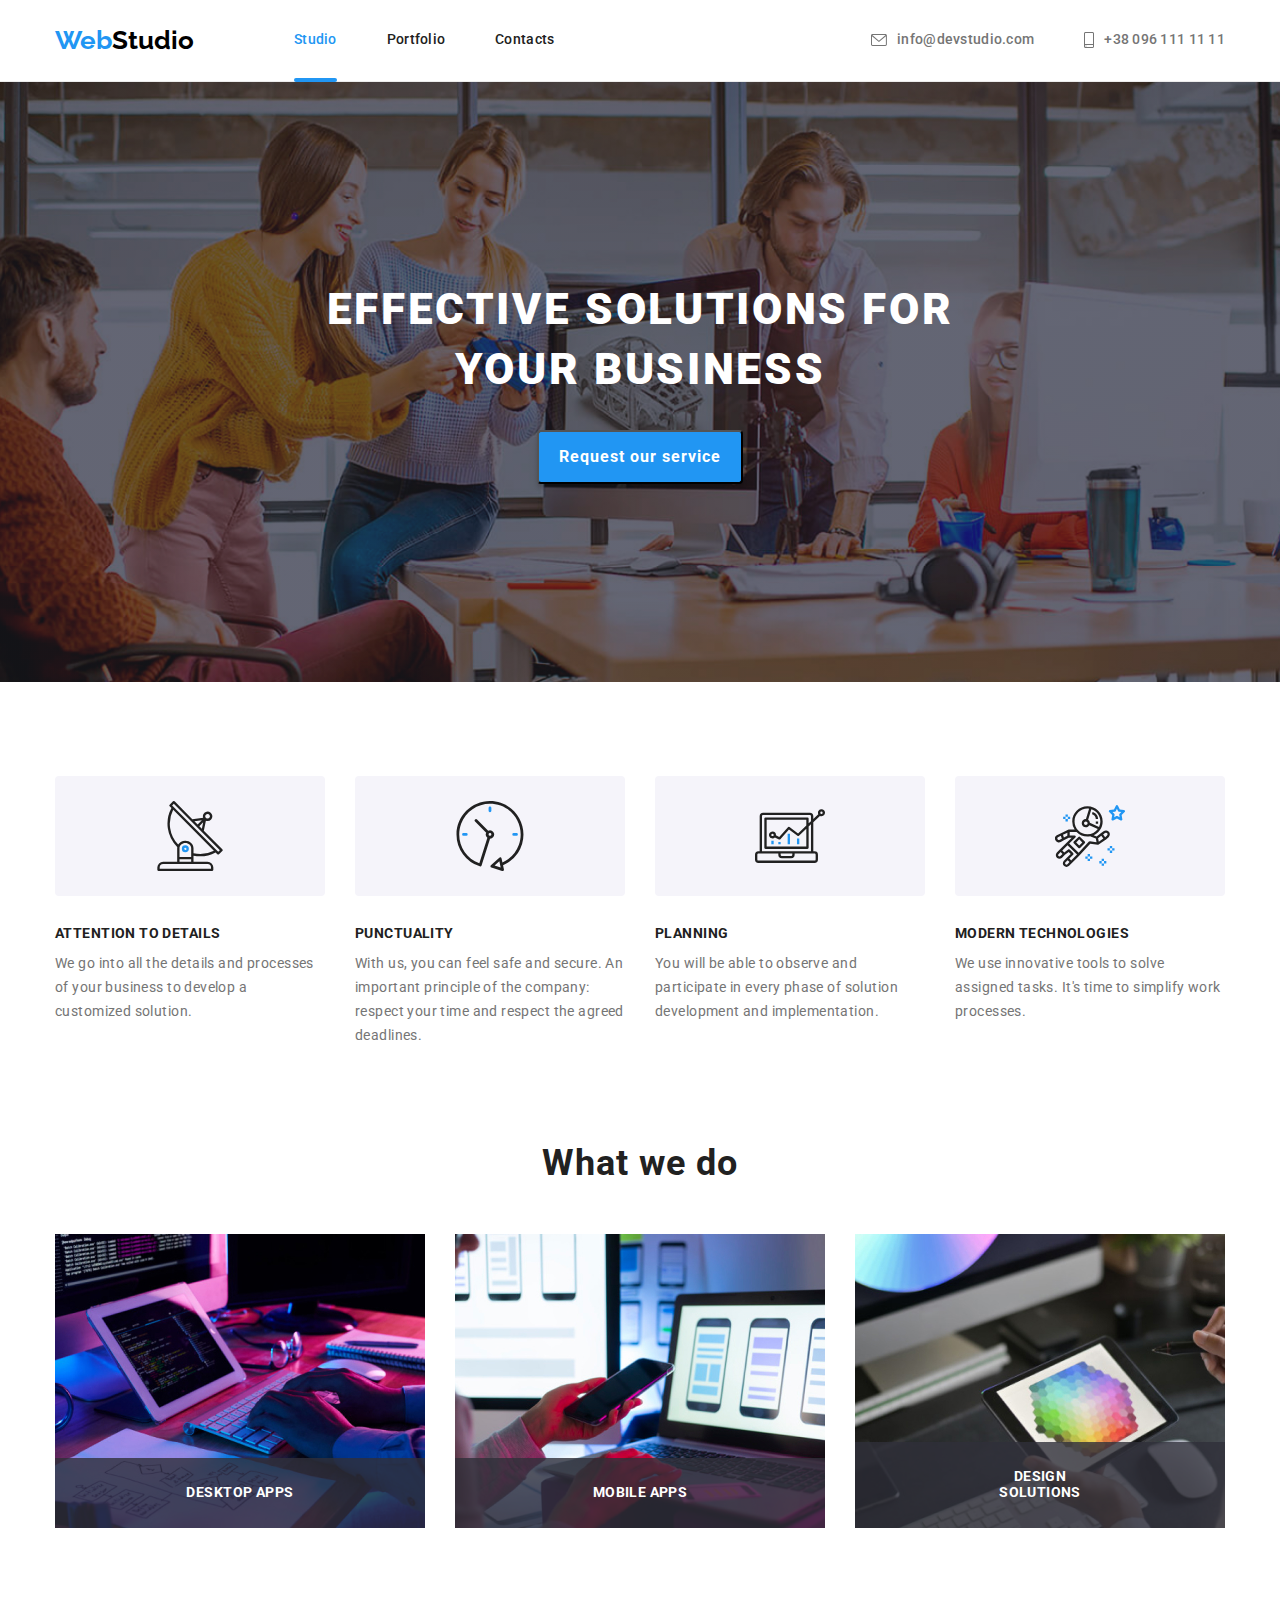
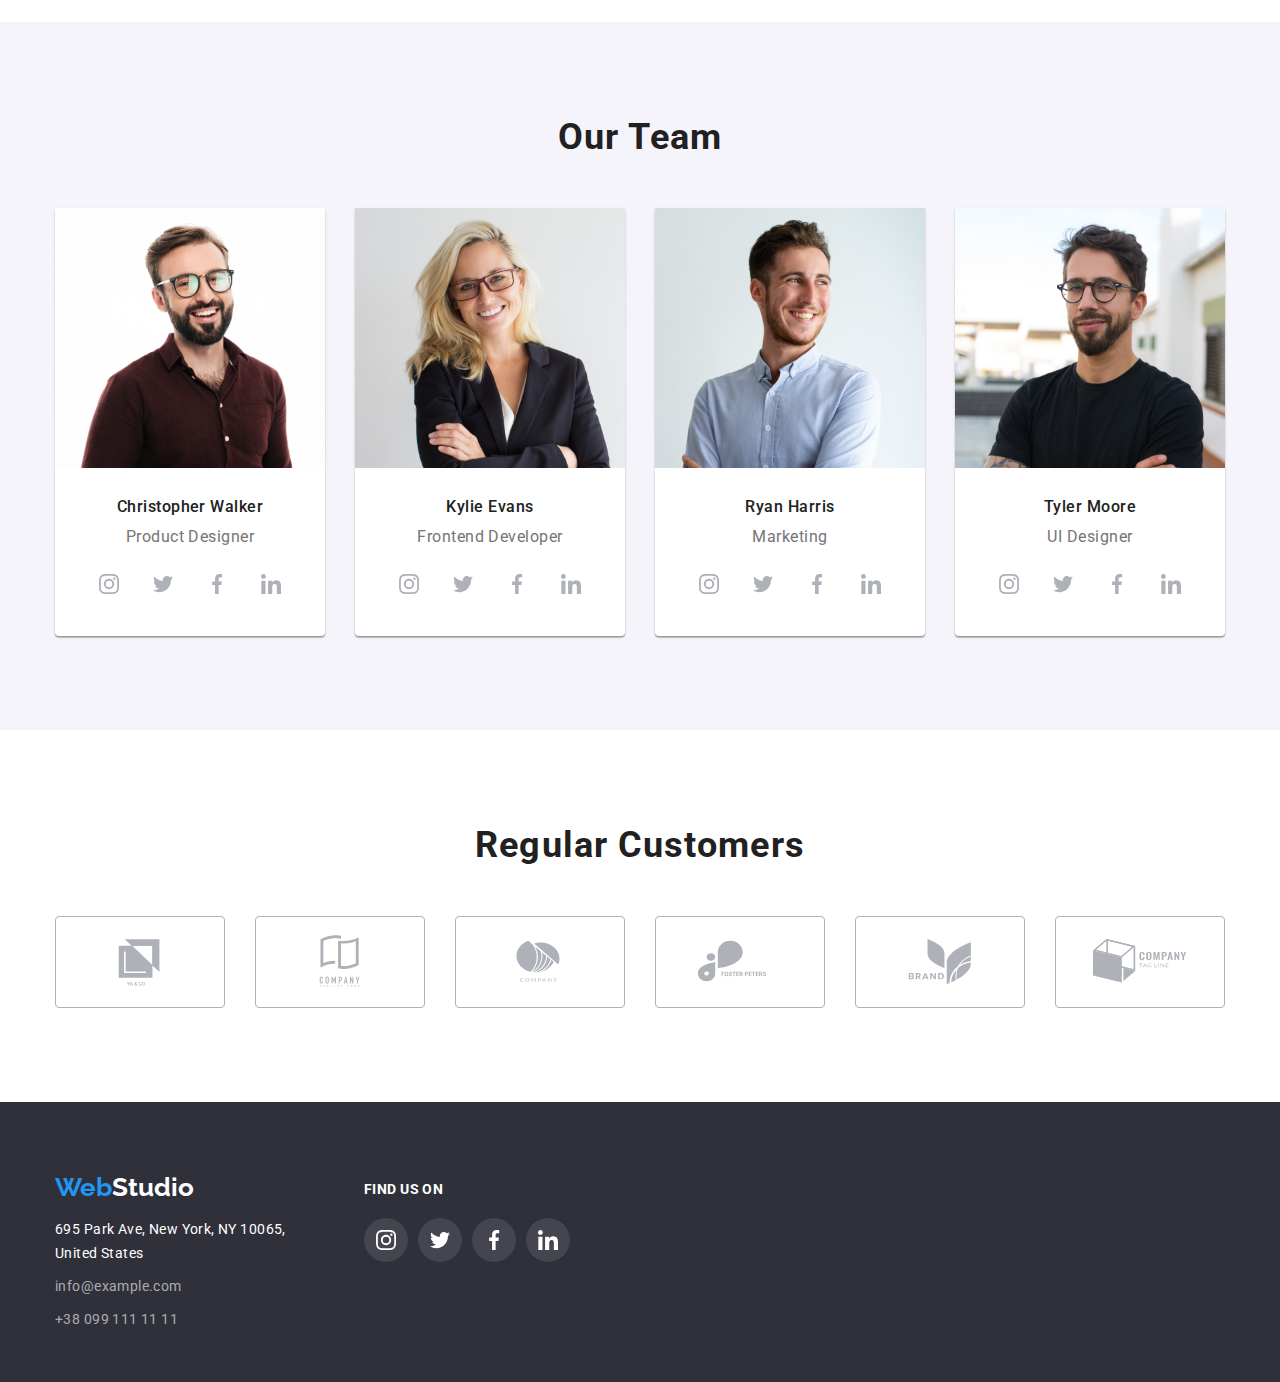
<file: index.html>
<!DOCTYPE html>
<html lang="en">
<head>
    <meta charset="UTF-8">
    <meta http-equiv="X-UA-Compatible" content="IE=edge">
    <meta name="viewport" content="width=device-width, initial-scale=1.0">
    <title>Studio by Ana</title>
    <link rel="preconnect" href="https://fonts.googleapis.com">
    <link rel="preconnect" href="https://fonts.gstatic.com" crossorigin>
    <link href="https://fonts.googleapis.com/css2?family=Raleway:wght@700&family=Roboto:wght@400;500;700;900&display=swap" rel="stylesheet">
    <link rel="stylesheet" href="https://cdnjs.cloudflare.com/ajax/libs/modern-normalize/1.0.0/modern-normalize.min.css"/>
    <link rel="stylesheet" href="./css/styles.css">
</head>
<body>

<!-- header -->
<header class="header">
    <div class="container top">
        <nav class="nav">
            <a href="./index.html" class="logo">
                Web<span class="color-black">Studio</span>
            </a>
    
            <ul class="menu-nav-list">
                <li><a href="./index.html" class="menu-nav current">Studio</a></li>
                <li><a href="./portfolio.html" class="menu-nav">Portfolio</a></li>
                <li><a href="" class="menu-nav">Contacts</a></li>
            </ul>
        </nav>
        <ul class="contact-info-list">
            <li><a href="mailto:info@devstudio.com" class="contact-info">
                <svg class="contact-icon" width="16" height="12">
                    <use href="./images/icons.svg#icon-envelope"></use>
                </svg>info@devstudio.com</a></li>
            <li><a href="tel:+380961111111" class="contact-info">
                <svg class="contact-icon phone" width="10" height="16">
                    <use href="./images/icons.svg#icon-smartphone"></use>
                </svg>+38 096 111 11 11</a></li>
        </ul>
    </div>
</header>

<main>
    <!-- banner -->
    <div class="banner">
        <section class="hero">
            <h1 class="main-title">EFFECTIVE SOLUTIONS FOR <br> YOUR BUSINESS</h1>
            <button type="button" class="banner-button" data-modal-open>Request our service</button>
        </section>
    </div>
    
    <!-- list -->
    <section class="advantages">
        <div class="container">
            <h2 class="advantages-hidden">Our Advantages</h2>
            <ul class="advantages-list">
                <li class="advantages-item">
                    <div class="icon-bg">
                        <svg class="advantages-icon" width="70" height="70">
                            <use href="./images/icons.svg#icon-antenna"></use>
                        </svg>
                    </div>
                    <h3 class="advantages-title">Attention to details</h3>
                    <p class="advantages-text">We go into all the details and processes of your business to develop a customized solution.</p>
                </li>
                <li class="advantages-item">
                    <div class="icon-bg">
                        <svg class="advantages-icon" width="70" height="70">
                            <use href="./images/icons.svg#icon-clock"></use>
                        </svg>
                    </div>
                    <h3 class="advantages-title">Punctuality</h3>
                    <p class="advantages-text">With us, you can feel safe and secure. An important principle of the company: respect your time and respect the agreed deadlines.</p>
                </li>
                <li class="advantages-item">
                    <div class="icon-bg">
                        <svg class="advantages-icon" width="70" height="70">
                            <use href="./images/icons.svg#icon-diagram"></use>
                        </svg>
                    </div>
                    <h3 class="advantages-title">Planning</h3>
                    <p class="advantages-text">You will be able to observe and participate in every phase of solution development and implementation.</p>
                </li>
                <li class="advantages-item">
                    <div class="icon-bg">
                        <svg class="advantages-icon" width="70" height="70">
                            <use href="./images/icons.svg#icon-astronaut"></use>
                        </svg>
                    </div>
                    <h3 class="advantages-title">Modern Technologies</h3>
                    <p class="advantages-text">We use innovative tools to solve assigned tasks. It's time to simplify work processes.</p>
                </li>
            </ul>
        </div>
    </section>
    
    <!-- examples -->
    <section class="examples">
        <div class="container">
            <h2 class="section-title">What we do</h2>
            <ul class="examples-list">
                <li class="example-item">
                    <img src="./images/img1.jpg" alt="изображение рабочего стола" width="370">
                    <p class="examples-overlay">DESKTOP APPS</p>
                </li>
                <li class="example-item">
                    <img src="./images/img2.jpg" alt="изображение ноутбука" width="370">
                    <p class="examples-overlay">Mobile APPS</p>
                </li>
                <li class="example-item">
                    <img src="./images/img3.jpg" alt="изображение айпада" width="370">
                    <p class="examples-overlay">DESIGN SOLUTIONS</p>
                </li>
            </ul>
        </div>
    </section>
    
    <!-- team -->
    <section class="team">
        <div class="container">
            <h2 class="section-title">Our Team</h2>
            <ul class="team-list">
                <li class="team-item">
                    <img src="./images/photo1.jpg" alt="фото Игоря" width="270">
                    <div class="team-info">
                        <h3 class="names">Christopher Walker</h3>
                        <p class="positions">Product Designer</p>
                        <ul class="position-socs">
                            <li class="socs-item"><a href="" class="socs-link">
                                <svg class="socs-icon" width="20" height="20">
                                    <use href="./images/icons.svg#icon-instagram"></use>
                                </svg>
                            </a></li>
                            <li class="socs-item"><a href="" class="socs-link">
                                <svg class="socs-icon" width="20" height="20">
                                    <use href="./images/icons.svg#icon-twitter"></use>
                                </svg>
                            </a></li>
                            <li class="socs-item"><a href="" class="socs-link">
                                <svg class="socs-icon" width="20" height="20">
                                    <use href="./images/icons.svg#icon-facebook"></use>
                                </svg>
                            </a></li>
                            <li class="socs-item"><a href="" class="socs-link">
                                <svg class="socs-icon" width="20" height="20">
                                    <use href="./images/icons.svg#icon-linkedin"></use>
                                </svg>
                            </a></li>
                        </ul>
                    </div>
                </li>
                <li class="team-item">
                    <img src="./images/photo2.jpg" alt="фото Ольги" width="270">
                    <div class="team-info">
                        <h3 class="names">Kylie Evans</h3>
                        <p class="positions">Frontend Developer</p>
                        <ul class="position-socs">
                            <li class="socs-item"><a href="" class="socs-link">
                                <svg class="socs-icon" width="20" height="20">
                                    <use href="./images/icons.svg#icon-instagram"></use>
                                </svg>
                            </a></li>
                            <li class="socs-item"><a href="" class="socs-link">
                                <svg class="socs-icon" width="20" height="20">
                                    <use href="./images/icons.svg#icon-twitter"></use>
                                </svg>
                            </a></li>
                            <li class="socs-item"><a href="" class="socs-link">
                                <svg class="socs-icon" width="20" height="20">
                                    <use href="./images/icons.svg#icon-facebook"></use>
                                </svg>
                            </a></li>
                            <li class="socs-item"><a href="" class="socs-link">
                                <svg class="socs-icon" width="20" height="20">
                                    <use href="./images/icons.svg#icon-linkedin"></use>
                                </svg>
                            </a></li>
                        </ul>
                    </div>
                </li>
                <li class="team-item">
                    <img src="./images/photo3.jpg" alt="фото Николая" width="270">
                    <div class="team-info">
                        <h3 class="names">Ryan Harris</h3>
                        <p class="positions">Marketing</p>
                        <ul class="position-socs">
                            <li class="socs-item"><a href="" class="socs-link">
                                <svg class="socs-icon" width="20" height="20">
                                    <use href="./images/icons.svg#icon-instagram"></use>
                                </svg>
                            </a></li>
                            <li class="socs-item"><a href="" class="socs-link">
                                <svg class="socs-icon" width="20" height="20">
                                    <use href="./images/icons.svg#icon-twitter"></use>
                                </svg>
                            </a></li>
                            <li class="socs-item"><a href="" class="socs-link">
                                <svg class="socs-icon" width="20" height="20">
                                    <use href="./images/icons.svg#icon-facebook"></use>
                                </svg>
                            </a></li>
                            <li class="socs-item"><a href="" class="socs-link">
                                <svg class="socs-icon" width="20" height="20">
                                    <use href="./images/icons.svg#icon-linkedin"></use>
                                </svg>
                            </a></li>
                        </ul>
                    </div>
                </li>
                <li class="team-item">
                    <img src="./images/photo4.jpg" alt="фото Михаила" width="270">
                    <div class="team-info">
                        <h3 class="names">Tyler Moore</h3>
                        <p class="positions">UI Designer</p>
                        <ul class="position-socs">
                            <li class="socs-item"><a href="" class="socs-link">
                                <svg class="socs-icon" width="20" height="20">
                                    <use href="./images/icons.svg#icon-instagram"></use>
                                </svg>
                            </a></li>
                            <li class="socs-item"><a href="" class="socs-link">
                                <svg class="socs-icon" width="20" height="20">
                                    <use href="./images/icons.svg#icon-twitter"></use>
                                </svg>
                            </a></li>
                            <li class="socs-item"><a href="" class="socs-link">
                                <svg class="socs-icon" width="20" height="20">
                                    <use href="./images/icons.svg#icon-facebook"></use>
                                </svg>
                            </a></li>
                            <li class="socs-item"><a href="" class="socs-link">
                                <svg class="socs-icon" width="20" height="20">
                                    <use href="./images/icons.svg#icon-linkedin"></use>
                                </svg>
                            </a></li>
                        </ul>
                    </div>
                </li>
            </ul>
        </div>
    </section>

    <!-- customers -->

    <section class="customers">
        <div class="container">
            <h2 class="section-title">Regular Customers</h2>
            <ul class="customers-list">
                <li class="company"><a href="" class="company-link">
                    <svg class="company-icon" width="106" height="60">
                    <use href="./images/icons.svg#icon-Logo1"></use>
                </svg></a></li>
                <li class="company"><a href="" class="company-link">
                    <svg class="company-icon" width="106" height="60">
                        <use href="./images/icons.svg#icon-Logo2"></use>
                    </svg>
                </a></li>
                <li class="company"><a href="" class="company-link">
                    <svg class="company-icon" width="106" height="60">
                        <use href="./images/icons.svg#icon-Logo3"></use>
                    </svg>
                </a></li>
                <li class="company"><a href="" class="company-link">
                    <svg class="company-icon" width="106" height="60">
                        <use href="./images/icons.svg#icon-Logo4"></use>
                    </svg>
                </a></li>
                <li class="company"><a href="" class="company-link">
                    <svg class="company-icon" width="106" height="60">
                        <use href="./images/icons.svg#icon-Logo5"></use>
                    </svg>
                </a></li>
                <li class="company"><a href="" class="company-link">
                    <svg class="company-icon" width="106" height="60">
                        <use href="./images/icons.svg#icon-Logo6"></use>
                    </svg>
                </a></li>
            </ul>
        </div>
    </section>
    </main>

<!-- footer -->
<footer class="footer-basement">
    <div class="container footer">
        <div>
            <a href="./index.html" class="logo footer">
                Web<span class="color-white">Studio</span>
            </a>
            
            <address class="address-bottom">
                <ul class="address-list">
                    <li class="address-item"><a href="" class="address white">695 Park Ave, New York, NY 10065,<br>United States</a></li>
                    <li class="address-item"><a href="mailto:info@example.com" class="address">info@example.com</a></li>
                    <li class="address-item"><a href="tel:+380991111111" class="address">+38 099 111 11 11</a></li>
                </ul>
            </address>
        </div>
        <div class="basement">
            <p class="basement-text">Find us on</p>
            <ul class="basement-socs">
                <li class="basement-item"><a href="" class="basement-link">
                    <svg class="basement-icon" width="20" height="20">
                        <use href="./images/icons.svg#icon-instagram"></use>
                    </svg>
                </a></li>
                <li class="basement-item"><a href="" class="basement-link">
                    <svg class="basement-icon" width="20" height="20">
                        <use href="./images/icons.svg#icon-twitter"></use>
                    </svg>
                </a></li>
                <li class="basement-item"><a href="" class="basement-link">
                    <svg class="basement-icon" width="20" height="20">
                        <use href="./images/icons.svg#icon-facebook"></use>
                    </svg>
                </a></li>
                <li class="basement-item"><a href="" class="basement-link">
                    <svg class="basement-icon" width="20" height="20">
                        <use href="./images/icons.svg#icon-linkedin"></use>
                    </svg>
                </a></li>
            </ul>
        </div>
    </div>
</footer>

<div class="backdrop is-hidden" data-modal>
    <div class="modal">
        <button type="button" class="button-modal" data-modal-close>
            <svg class="modal-icon" width="18" height="18">
                <use href="./images/icons.svg#icon-cross-close"></use>
            </svg>
        </button>
    </div>
</div>
<script src="./js/modal.js"></script>
</body>
</html>
</file>
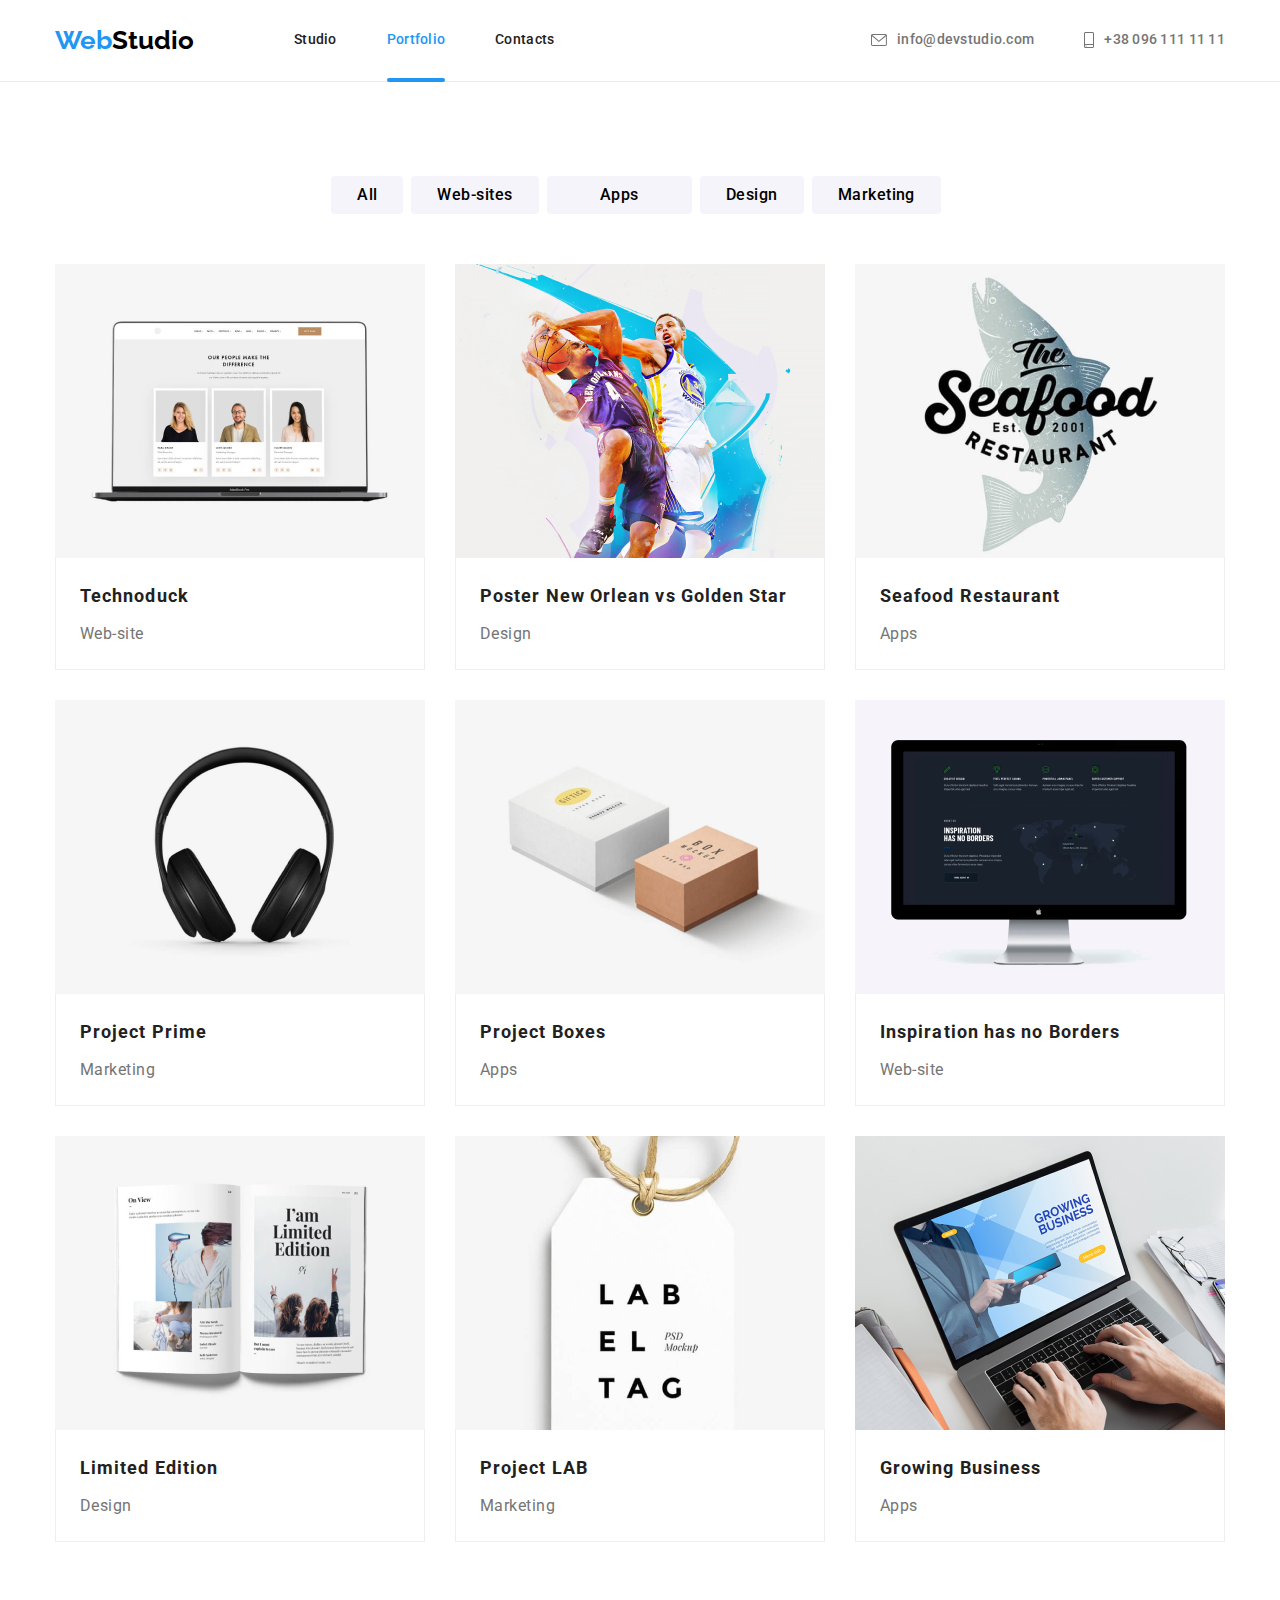
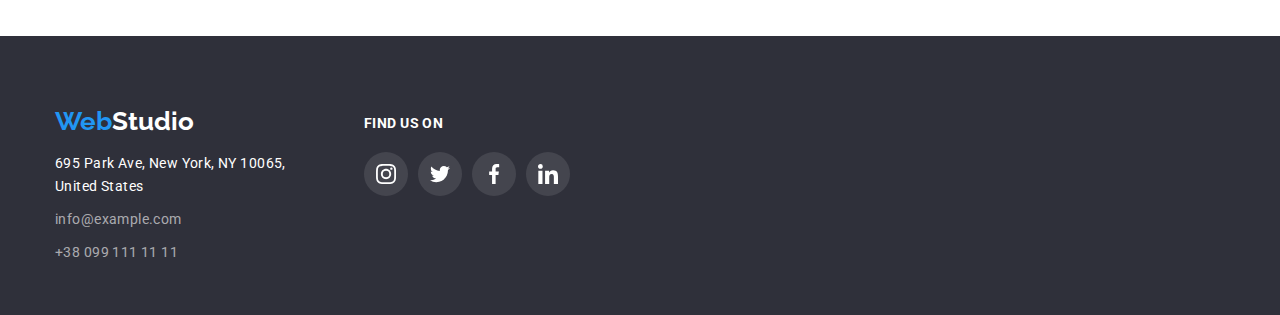
<file: portfolio.html>
<!DOCTYPE html>
<html lang="en">
<head>
    <meta charset="UTF-8">
    <meta http-equiv="X-UA-Compatible" content="IE=edge">
    <meta name="viewport" content="width=device-width, initial-scale=1.0">
    <title>Portfolio by Ana</title>
    <link rel="preconnect" href="https://fonts.googleapis.com">
    <link rel="preconnect" href="https://fonts.gstatic.com" crossorigin>
    <link href="https://fonts.googleapis.com/css2?family=Raleway:wght@700&family=Roboto:wght@400;500;700;900&display=swap" rel="stylesheet">
    <link rel="stylesheet" href="https://cdnjs.cloudflare.com/ajax/libs/modern-normalize/1.0.0/modern-normalize.min.css"/>
    <link rel="stylesheet" href="./css/styles.css">
</head>
<body>
<!-- header -->
<header class="header">
    <div class="container top">
        <nav class="nav">
            <a href="./index.html" class="logo">
                Web<span class="color-black">Studio</span>
            </a>
    
            <ul class="menu-nav-list">
                <li><a href="./index.html" class="menu-nav">Studio</a></li>
                <li><a href="./portfolio.html" class="menu-nav current">Portfolio</a></li>
                <li><a href="" class="menu-nav">Contacts</a></li>
            </ul>
        </nav>
        <ul class="contact-info-list">
            <li><a href="mailto:info@devstudio.com" class="contact-info">
                <svg class="contact-icon" width="16" height="12">
                    <use href="./images/icons.svg#icon-envelope"></use>
                </svg>info@devstudio.com</a></li>
            <li><a href="tel:+380961111111" class="contact-info">
                <svg class="contact-icon phone" width="10" height="16">
                    <use href="./images/icons.svg#icon-smartphone"></use>
                </svg>+38 096 111 11 11</a></li>
        </ul>
    </div>
</header>

<!-- main info of the page -->
<main class="portfolio-main">
    <section class="portfolio-section">
        <div class="container">
            <ul class="button-list">
                <li class="portfolio-button"><button type="button" class="button-color">All</button></li>
                <li class="portfolio-button"><button type="button" class="button-color">Web-sites</button></li>
                <li class="portfolio-button"><button type="button" class="button-color-big">Apps</button></li>
                <li class="portfolio-button"><button type="button" class="button-color">Design</button></li>
                <li class="portfolio-button"><button type="button" class="button-color">Marketing</button></li>
            </ul>

            <ul class="portfolio-list">
                <li class="portfolio-item">
                    <a href="" class="portfolio-project">
                        <div class="portfolio-wrap">
                            <img src="./images/image1.jpg" alt="Laptop" class="portfolio-image" width="370" height="294">
                            <p class="portfolio-text">Technoduck is a state-of-the-art coronavirus distribution platform. Companies use this platform for digital espionage and attacks on competitors' secure servers.</p>  
                        </div>
                        <div class="portfolio-border">
                            <h2 class="under-title">Technoduck</h2>
                            <p class="what-filter">Web-site</p>
                        </div>
                    </a>
                </li>
                <li class="portfolio-item">
                    <a href="" class="portfolio-project">
                        <div class="portfolio-wrap">
                            <img src="./images/image2.jpg" alt="Basketball Players" class="portfolio-image" width="370" height="294">
                            <p class="portfolio-text">Lorem ipsum dolor sit amet consectetur adipisicing elit. Sunt reiciendis corporis natus odio, in ratione ullam voluptates quibusdam sit quasi amet at vero eum reprehenderit repudiandae necessitatibus dolorem voluptas incidunt!</p>
                        </div>
                        <div class="portfolio-border">
                            <h2 class="under-title">Poster New Orlean vs Golden Star</h2>
                            <p class="what-filter">Design</p>
                        </div>
                    </a>
                </li>
                <li class="portfolio-item">
                    <a href="" class="portfolio-project">
                        <div class="portfolio-wrap">
                            <img src="./images/image3.jpg" alt="Restaurant Poster" class="portfolio-image" width="370" height="294">
                            <p class="portfolio-text">Lorem ipsum dolor sit amet consectetur adipisicing elit. Sunt reiciendis corporis natus odio, in ratione ullam voluptates quibusdam sit quasi amet at vero eum reprehenderit repudiandae necessitatibus dolorem voluptas incidunt!</p>
                        </div>
                        <div class="portfolio-border">
                            <h2 class="under-title">Seafood Restaurant </h2>
                            <p class="what-filter">Apps</p>
                        </div>
                    </a>
                </li>
                <li class="portfolio-item">
                    <a href="" class="portfolio-project">
                        <div class="portfolio-wrap">
                            <img src="./images/image4.jpg" alt="Headphones" class="portfolio-image" width="370" height="294">
                            <p class="portfolio-text">Lorem ipsum dolor sit amet consectetur adipisicing elit. Sunt reiciendis corporis natus odio, in ratione ullam voluptates quibusdam sit quasi amet at vero eum reprehenderit repudiandae necessitatibus dolorem voluptas incidunt!</p>
                        </div>
                        <div class="portfolio-border">
                            <h2 class="under-title">Project Prime</h2>
                            <p class="what-filter">Marketing</p>
                        </div>
                    </a>
                </li>
                <li class="portfolio-item">
                    <a href="" class="portfolio-project">
                        <div class="portfolio-wrap">
                            <img src="./images/image5.jpg" alt="Two Boxes" class="portfolio-image" width="370" height="294">
                            <p class="portfolio-text">Lorem ipsum dolor sit amet consectetur adipisicing elit. Sunt reiciendis corporis natus odio, in ratione ullam voluptates quibusdam sit quasi amet at vero eum reprehenderit repudiandae necessitatibus dolorem voluptas incidunt!</p>
                        </div>
                        <div class="portfolio-border">
                            <h2 class="under-title">Project Boxes</h2>
                            <p class="what-filter">Apps</p>
                        </div>
                    </a>
                </li>
                <li class="portfolio-item">
                    <a href="" class="portfolio-project">
                        <div class="portfolio-wrap">
                            <img src="./images/image6.jpg" alt="Desktop" class="portfolio-image" width="370" height="294">
                            <p class="portfolio-text">Lorem ipsum dolor sit amet consectetur adipisicing elit. Sunt reiciendis corporis natus odio, in ratione ullam voluptates quibusdam sit quasi amet at vero eum reprehenderit repudiandae necessitatibus dolorem voluptas incidunt!</p>
                        </div>
                        <div class="portfolio-border">
                            <h2 class="under-title">Inspiration has no Borders</h2>
                            <p class="what-filter">Web-site</p>
                        </div>
                    </a>
                </li>
                <li class="portfolio-item">
                    <a href="" class="portfolio-project">
                        <div class="portfolio-wrap">
                            <img src="./images/image7.jpg" alt="Magazine" class="portfolio-image" width="370" height="294">
                            <p class="portfolio-text">Lorem ipsum dolor sit amet consectetur adipisicing elit. Sunt reiciendis corporis natus odio, in ratione ullam voluptates quibusdam sit quasi amet at vero eum reprehenderit repudiandae necessitatibus dolorem voluptas incidunt!</p>
                        </div>
                        <div class="portfolio-border">
                            <h2 class="under-title">Limited Edition</h2>
                            <p class="what-filter">Design</p>
                        </div>
                    </a>
                </li>
                <li class="portfolio-item">
                    <a href="" class="portfolio-project">
                        <div class="portfolio-wrap">
                            <img src="./images/image8.jpg" alt="Label Tag" class="portfolio-image" width="370" height="294">
                            <p class="portfolio-text">Lorem ipsum dolor sit amet consectetur adipisicing elit. Sunt reiciendis corporis natus odio, in ratione ullam voluptates quibusdam sit quasi amet at vero eum reprehenderit repudiandae necessitatibus dolorem voluptas incidunt!</p>
                        </div>
                        <div class="portfolio-border">
                            <h2 class="under-title">Project LAB</h2>
                            <p class="what-filter">Marketing</p>
                        </div>
                    </a>
                </li>
                <li class="portfolio-item">
                    <a href="" class="portfolio-project">
                        <div class="portfolio-wrap">
                            <img src="./images/image9.jpg" alt="Person Woking on a Laptop" class="portfolio-image" width="370" height="294">
                            <p class="portfolio-text">Lorem ipsum dolor sit amet consectetur adipisicing elit. Sunt reiciendis corporis natus odio, in ratione ullam voluptates quibusdam sit quasi amet at vero eum reprehenderit repudiandae necessitatibus dolorem voluptas incidunt!</p>
                        </div>
                        <div class="portfolio-border">
                            <h2 class="under-title">Growing Business</h2>
                            <p class="what-filter">Apps</p>
                        </div>
                    </a>
                </li>
            </ul>
        </div>
    </section>
        
</main>

<!-- footer -->
<footer class="footer-basement">
    <div class="container footer">
        <div>
            <a href="./index.html" class="logo footer">
                Web<span class="color-white">Studio</span>
            </a>
            
            <address class="address-bottom">
                <ul class="address-list">
                    <li class="address-item"><a href="" class="address white">695 Park Ave, New York, NY 10065,<br>United States</a></li>
                    <li class="address-item"><a href="mailto:info@example.com" class="address">info@example.com</a></li>
                    <li class="address-item"><a href="tel:+380991111111" class="address">+38 099 111 11 11</a></li>
                </ul>
            </address>
        </div>
        <div class="basement">
            <p class="basement-text">Find us on</p>
            <ul class="basement-socs">
                <li class="basement-item"><a href="" class="basement-link">
                    <svg class="basement-icon" width="20" height="20">
                        <use href="./images/icons.svg#icon-instagram"></use>
                    </svg>
                </a></li>
                <li class="basement-item"><a href="" class="basement-link">
                    <svg class="basement-icon" width="20" height="20">
                        <use href="./images/icons.svg#icon-twitter"></use>
                    </svg>
                </a></li>
                <li class="basement-item"><a href="" class="basement-link">
                    <svg class="basement-icon" width="20" height="20">
                        <use href="./images/icons.svg#icon-facebook"></use>
                    </svg>
                </a></li>
                <li class="basement-item"><a href="" class="basement-link">
                    <svg class="basement-icon" width="20" height="20">
                        <use href="./images/icons.svg#icon-linkedin"></use>
                    </svg>
                </a></li>
            </ul>
        </div>
    </div>
</footer>
</body>
</html>
</file>
<file: css/styles.css>
body {
    font-family: "Roboto", "sans-serif";
    color: var(--text-color);
    margin: 0 auto;
}
:root {
    --main-color: #2196F3;
    --text-color: #212121;
    --black-color: #000000;
    --white-color: #ffffff;
    --icogrey-color: #757575;
    --time-duration: 250ms cubic-bezier(0.4, 0, 0.2, 1);
}
button {
    cursor: pointer;
    font-family: inherit;
}
ul {
    list-style: none;
    padding: 0%;
    margin: 0%;
}
a, a:hover, a:focus, a:active {
    text-decoration: none;
    color: inherit;
}
img {
    display: block;
    max-width: 100%;
    height: auto;
}
.container {
    width: 1200px;
    padding-right: 15px;
    padding-left: 15px;
    margin: 0 auto;
}

/* - - - - - - - - -HEADER STYLING- - - - - - - - - - - - - */
.nav, .menu-nav-list, .header, .contact-info-list {
    display: flex;
    flex-direction: row;
}
.logo {
    font-family: "Raleway";
    font-style: normal;
    font-weight: 700;
    font-size: 26px;
    line-height: 1.19;
    color: var(--main-color);
    
    padding: 25px 0px 25px;
    margin-right: 100px;

    display: inline-block;
    transition: color var(--time-duration) ;
}
.color-black {
    color: var(--black-color);
}
.color-white {
    color: var(--white-color);
}
.logo:hover {
    color: var(--text-color);
}
.menu-nav {
    font-style: normal;
    font-weight: 500;
    font-size: 14px;
    letter-spacing: 0.02em;
    line-height: 1.14;
    
    color: var(--text-color);

    padding: 32px 0px 32px;
    margin-right: 50px;
    display: inline-block;
    position: relative;

    transition: color var(--time-duration);
}
.menu-nav.current {
    color: var(--main-color);
}
.menu-nav.current::after {
    content: '';
    display: block;
    width: 100%;
    border-bottom: 4px var(--main-color) solid;
    border-radius: 2px; 

    position: absolute;
    bottom: -2px;
    margin: 0;
}
.menu-nav:hover, .contact-info:hover, .address:hover, .menu-nav:focus, .contact-info:focus, .address:focus {
    color: var(--main-color);
}

.contact-icon {
    margin-right: 10px;
}
.contact-info {
    display: flex;
    justify-content: center;
    align-items: center;
    padding: 32px 0px 32px;

    transition: color var(--time-duration);
}
.contact-link {
    fill: var(--icogrey-color);
}

.contact-icon {
    fill: var(--icogrey-color);
}

.contact-info:hover .contact-icon, .contact-info:focus .contact-icon {
    fill: var(--main-color);
}
.contact-info {
    font-style: normal;
    font-weight: 500;
    font-size: 14px; 
    letter-spacing: 0.02em;
    line-height: 1.14;

    color: var(--icogrey-color);   

    margin-right: 0px;
}
.contact-info:last-child {
    margin-left: 50px;
}

.header {
    background-color: var(--white-color);
    border-bottom: 1px solid #ECECEC;
}
.container.top {
    display: flex;
    justify-content: space-between;
}

/* - - - - - - - - -FOOTER STYLING- - - - - - - - - - - - - */
.address {
    font-style: normal;
    font-weight: 400;
    font-size: 14px;
    letter-spacing: 0.03em;
    line-height: 1.71;

    color: rgba(255, 255, 255, 0.6);

    transition: color var(--time-duration);
}
.logo.footer {
    padding-top: 10px;
    padding-bottom: 15px;
}
.container.footer {
    display: flex;
}
.address.white {
    color: var(--white-color);
}
.address.white:hover, .address.white:focus {
    color: var(--main-color);
}
.footer-basement {
    background-color: #2F303A;
    padding-top: 60px;
    padding-bottom: 50px;
}
.basement {
    margin-left: 70px;
}
.basement-text {
    font-style: normal;
    font-weight: 700;
    font-size: 14px;
    line-height: 1.14;
    letter-spacing: 0.03em;
    text-transform: uppercase;

    color: var(--white-color);

    margin: 0% auto;
    padding: 20px 0px 20px ; 
}
.address-item:not(:last-child) {
    margin-bottom: 9px;
}

.basement-item {
    margin-right: 10px;
}
.basement-socs {
    display: flex;
    justify-content: space-evenly;
}
.basement-link {
    display: flex;
    justify-content: center;
    align-items: center;
    width: 44px;
    height: 44px;
    background-color: rgba(255, 255, 255, 0.1);;
    border-radius: 50%;

    transition: background-color var(--time-duration);
}
.basement-icon {
    fill: var(--white-color);
    transition: fill var(--time-duration);
}

.basement-link:hover, .basement-link:focus {
    background-color: var(--main-color);
}
.basement-link:hover .basement-icon, .basement-link:focus .basement-icon {
    fill: var(--white-color);
}


/* - - - - - - - - -STUDIO STYLING- - - - - - - - - - - - - */
.banner {
    display: flex;
    justify-content: center;
    align-items: center;
    height: 600px;
    background-color: #000000;
    background-image: linear-gradient(rgba(47, 48, 58, 0.4), rgba(47, 48, 58, 0.4)), 
    url(../images/hero-bg.jpg);
    background-repeat: no-repeat;
    background-position: center;
    background-size: cover;
    max-width: 1600px;
    margin: 0 auto;
}

.main-title {
    text-align: center;
    font-style: normal;
    font-weight: 900;
    font-size: 44px;
    letter-spacing: 0.06em;
    line-height: 1.36;
    
    color: var(--white-color);

    margin: 0px 0px 30px;
}
.banner-button {
    font-style: normal;
    font-weight: 700;
    font-size: 16px;
    letter-spacing: 0.06em;
    line-height: 1.87;
    
    color: var(--white-color);
    background-color: var(--main-color);
    border-radius: 4px;
    box-shadow: 0px 4px 4px rgba(0, 0, 0, 0.15);

    display: block;
    margin: 0 auto;
    padding: 10px 20px;
    transition: color var(--time-duration), background-color var(--time-duration);
}
.banner-button:hover, .banner-button:focus {
    background-color: #F5F4FA;
    color: var(--text-color);
}
.advantages {
    background-color: var(--white-color);
}
.advantages, .team, .customers {
    padding-top: 94px;
    padding-bottom: 94px;
}
.advantages-hidden {
    position: absolute; 
    width: 1px; 
    height: 1px; 
    margin: -1px; 
    border: 0; 
    padding: 0; 
    white-space: nowrap; 
    clip-path: inset(100%); 
    clip: rect(0 0 0 0); 
    overflow: hidden; 
}
.advantages-title {
    font-style: normal;
    font-weight: 700;
    font-size: 14px;
    letter-spacing: 0.03em;
    line-height: 1.14;
    text-transform: uppercase;
    margin: 0%;
}
.advantages-item {
    width: 270px;
    margin-right: 30px;
}
.icon-bg {
    display: flex;
    justify-content: center;
    align-items: center;

    margin-bottom: 30px;

    width: 270px;
    height: 120px;
    border-radius: 4px;

    background-color: #F5F4FA;
}
.advantages-list, .examples-list, .team-list {
    display: flex;
    flex-direction: row;
    margin: 0%;
}
.advantages-text {
    width: 270px;

    margin: 10px 0px 0px;
    
    font-style: normal;
    font-weight: 400;
    font-size: 14px;
    letter-spacing: 0.03em;
    line-height: 1.71;
    
    color: var(--icogrey-color);
}
.examples {
    background-color: var(--white-color);
    padding-bottom: 94px;
}
.example-item {
    margin-right: 30px;
    position: relative;
}
.example-item:last-child {
    margin: 0px;
}
.examples-overlay {
    font-style: normal;
    font-weight: 700;
    font-size: 14px;
    line-height: 1.14;
    text-align: center;
    letter-spacing: 0.03em;
    text-transform: uppercase;

    color: var(--white-color);
    background-color: rgba(47, 48, 58, 0.8);

    padding: 27px 117px;
    margin: 0 auto;

    position: absolute;
    width: 100%;
    bottom: 0;
}
.section-title {
    font-style: normal;
    font-weight: 700;
    font-size: 36px;
    letter-spacing: 0.03em;
    line-height: 1.17;
    
    margin-top: 0%;
    margin-bottom: 50px;
}
.section-title {
    display: flex;
    justify-content: center;
}
.team {
    background-color: #F5F4FA;
}
.team-info {
    text-align: center;
    padding: 30px 0px;
}
.team-item {
    display: flex;
    flex-direction: column;

    margin-right: 30px;

    box-shadow: 0px 1px 3px rgba(0, 0, 0, 0.12), 0px 1px 1px rgba(0, 0, 0, 0.14), 0px 2px 1px rgba(0, 0, 0, 0.2);
    border-radius: 0px 0px 4px 4px;

    background-color: var(--white-color);

    width: calc((100%-90px) / 4);
}
.team-item:last-child {
    margin: 0%;
}
.names {
    font-style: normal;
    font-weight: 500;
    font-size: 16px;
    letter-spacing: 0.03em;
    line-height: 1.18;

    margin: 0px 0px 10px;
}
.positions {
    font-style: normal;
    font-weight: 400;
    font-size: 16px;
    letter-spacing: 0.03em;
    line-height: 1.19;

    color: var(--icogrey-color);

    margin: 0%;
    margin-bottom: 16px;
}
.position-socs {
    display: flex;
    justify-content: center;
    gap: 10px;
}
.socs-link {
    display: flex;
    justify-content: center;
    align-items: center;
    width: 44px;
    height: 44px;
    background-color: transparent;
    border-radius: 50%;

    transition: background-color var(--time-duration);
}
.socs-icon {
    fill: #AFB1B8;
    transition: fill var(--time-duration);
}

.socs-link:hover, .socs-link:focus {
    background-color: var(--main-color);
}
.socs-link:hover .socs-icon, .socs-link:focus .socs-icon {
    fill: var(--white-color);
}

.customers {
    background-color: var(--white-color);
}
.customers-list {
    display: flex;
    justify-content: center;
    align-items: center;
    column-gap: 30px;
}
.company {
    box-sizing: border-box;
    width: 170px;
    height: 92px;
    background-color: transparent;
    border: 1px solid #AFB1B8;
    border-radius: 4px;

    color: currentColor;
    transition: border-color var(--time-duration);
}
.company-icon {
    fill: #AFB1B8;
    transition: fill var(--time-duration);
}
.company-link {
    display: flex;
    justify-content: center;
    align-items: center;

    height: 100%;
    width: 100%;
}
.company:hover, .company:focus {
    border-color: var(--main-color);
}
.company-link:hover .company-icon, 
.company-link:focus .company-icon {
    fill: var(--main-color);
}

/* - - - - - - - - -PORTFOLIO STYLING- - - - - - - - - - - - - */
.portfolio-section {
    padding: 94px 0px;
}
.button-list {
    display: flex;
    flex-direction: row;
    justify-content: center;
    margin-bottom: 50px;
}
.portfolio-button {
    padding-right: 8px;
}
.button-color {
    font-family: "Roboto";
    font-style: normal;
    font-weight: 500;
    font-size: 16px;
    letter-spacing: 0.03em;
    line-height: 1.62;
    text-align: center;
    
    background: #F5F4FA;
    
    border-radius: 4px;
    border-color: #F5F4FA;
    border-style: none;

    padding: 6px 26px;

    transition: color var(--time-duration), background-color var(--time-duration), box-shadow var(--time-duration);
}
.button-color-big {
    font-family: "Roboto";
    font-style: normal;
    font-weight: 500;
    font-size: 16px;
    letter-spacing: 0.03em;
    line-height: 1.62;
    text-align: center;
    
    background: #F5F4FA;
    
    border-radius: 4px;
    border-color: #F5F4FA;
    border-style: none;

    padding: 6px 53px;

    transition: color var(--time-duration), background-color var(--time-duration), box-shadow var(--time-duration);
}
.button-color:hover, .button-color:focus, .button-color-big:hover, .button-color-big:focus {
    background-color: var(--main-color);
    color: var(--white-color);
    box-shadow: 0px 3px 1px rgba(0, 0, 0, 0.1), 0px 1px 2px rgba(0, 0, 0, 0.08), 0px 2px 2px rgba(0, 0, 0, 0.12);
}
.under-title {
    font-style: normal;
    font-weight: 700;
    font-size: 18px;  
    letter-spacing: 0.06em;
    line-height: 2;

    margin: 0%;
}
.what-filter {
    font-style: normal;
    font-weight: 400;
    font-size: 16px;
    letter-spacing: 0.03em;
    line-height: 1.87;
    color: var(--icogrey-color);

    margin: 5px 0px 0px;

}
.portfolio-main {
    background-color: var(--white-color);
    
}
.portfolio-item {
    margin-bottom: 30px;
    margin-left: 30px;

    transition: box-shadow var(--time-duration);
}
.portfolio-item:hover, .portfolio-item:focus, .portfolio-item:hover .portfolio-text, .portfolio-item:focus .portfolio-text {
    transform: translateY(0%);
    box-shadow: 0px 1px 1px rgba(0, 0, 0, 0.12), 0px 4px 4px rgba(0, 0, 0, 0.06), 1px 4px 6px rgba(0, 0, 0, 0.16);
}
.portfolio-item:nth-child(3n+1) {
    margin-left: 0%;
}
.portfolio-item:nth-last-child(-n+3) {
    margin-bottom: 0;
}
.portfolio-wrap {
    position: relative;
    overflow: hidden;
}
.portfolio-text {
    font-style: normal;
    font-weight: 400;
    font-size: 18px;
    line-height: 1.56;
    letter-spacing: 0.03em;
    margin: 0 auto;
    padding: 63px 24px;
    width: 100%;
    height: 100%;

    color: var(--white-color);
    background-color: rgba(33, 150, 243, 0.9);

    position: absolute;
    top: 0;
    left: 0;
    transform: translateY(100%);
    transition: transform 250ms linear;
}
.portfolio-list {
    display: flex;
    flex-wrap: wrap;
    justify-content: center;
}
.portfolio-border {
    padding: 20px 24px;

    border-right: 1px solid #EEEEEE;
    border-left: 1px solid #EEEEEE;
    border-bottom: 1px solid #EEEEEE;
}
.backdrop {
    width: 100%;
    height: 100%;
    position: fixed;
    top: 0;
    
    background-color: rgba(0, 0, 0, 0.2);

    transition: opacity var(--time-duration), visibility var(--time-duration);

}
.modal {
    width: 528px;
    min-height: 581px;
    
    background-color: var(--white-color);
    box-shadow: 0px 1px 3px rgba(0, 0, 0, 0.12), 0px 1px 1px rgba(0, 0, 0, 0.14), 0px 2px 1px rgba(0, 0, 0, 0.2);
    border-radius: 4px;
    
    position: absolute;
    top: 50%;
    left: 50%;
    transform: translate(-50%, -50%);
}
.button-modal {
    width: 30px;
    height: 30px;
    
    background-color: transparent;
    box-sizing: border-box;
    border: 1px solid rgba(0, 0, 0, 0.1);
    border-radius: 50%;
    
    position: absolute;
    right: 10px;
    top: 10px;
    
    display: flex;
    align-items: center;
    justify-content: center;
}
.modal-icon {
    fill: #000000;
}
.is-hidden {
    opacity: 0;
    visibility: hidden;
    pointer-events: none;
}
</file>
